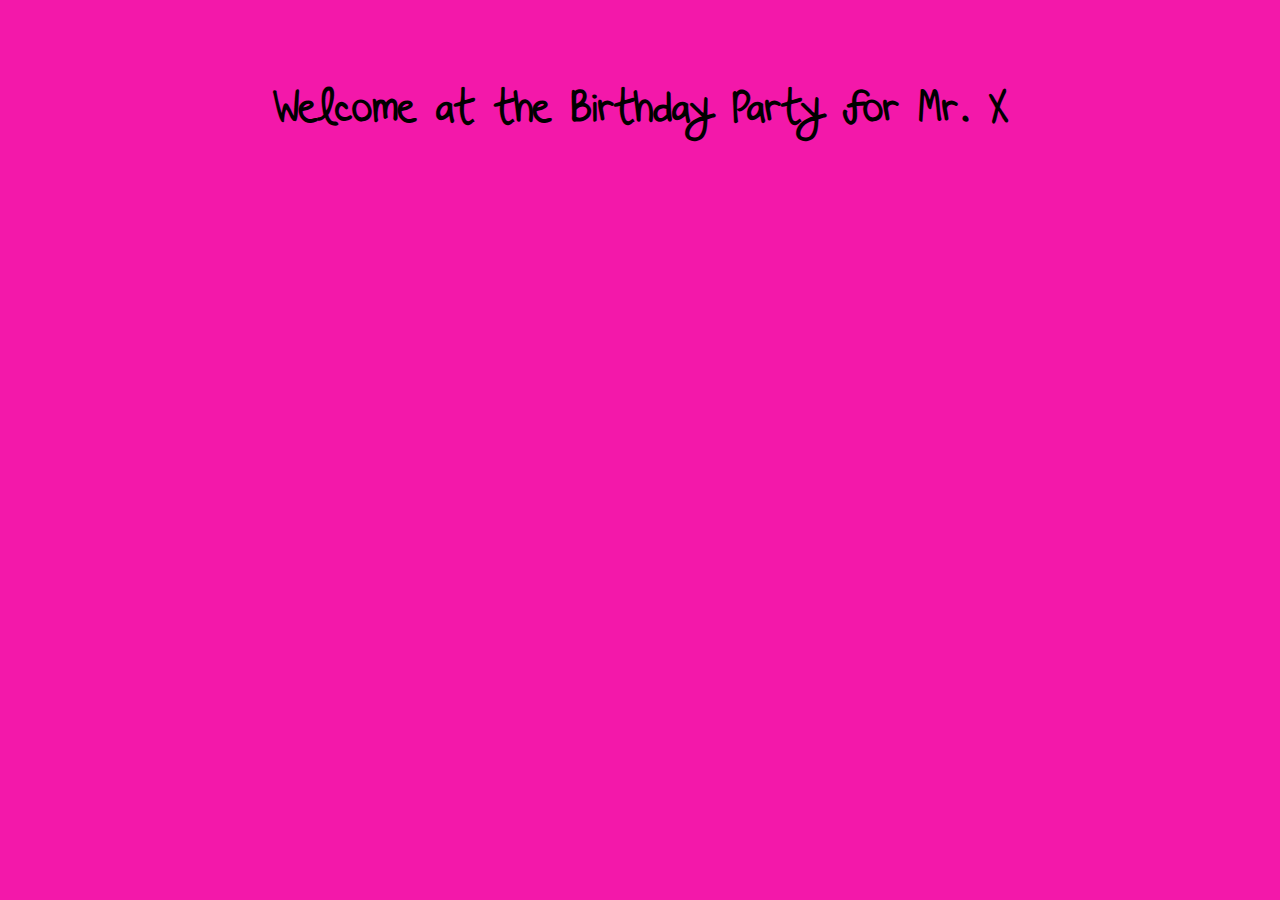
<file: index.html>
<!DOCTYPE html>
<html lang="en">

<head>
    <meta charset="UTF-8">
    <meta name="viewport" content="width=device-width, initial-scale=1.0">
    <title>index</title>

    <link rel="stylesheet" type="text/css" href="/assets/style.css">
    <script defer src="/assets/js/main.js"></script>
</head>

<body>

    <main>

        <h1>Welcome at the Birthday Party for Mr. X</h1>

        <button id="next" class="hidden">
            <audio class="hidden" id="next-sound" src="/assets/Mouseclick2.wav"></audio>
            <p>Start</p>
        </button>

    </main>

</body>

</html>
</file>
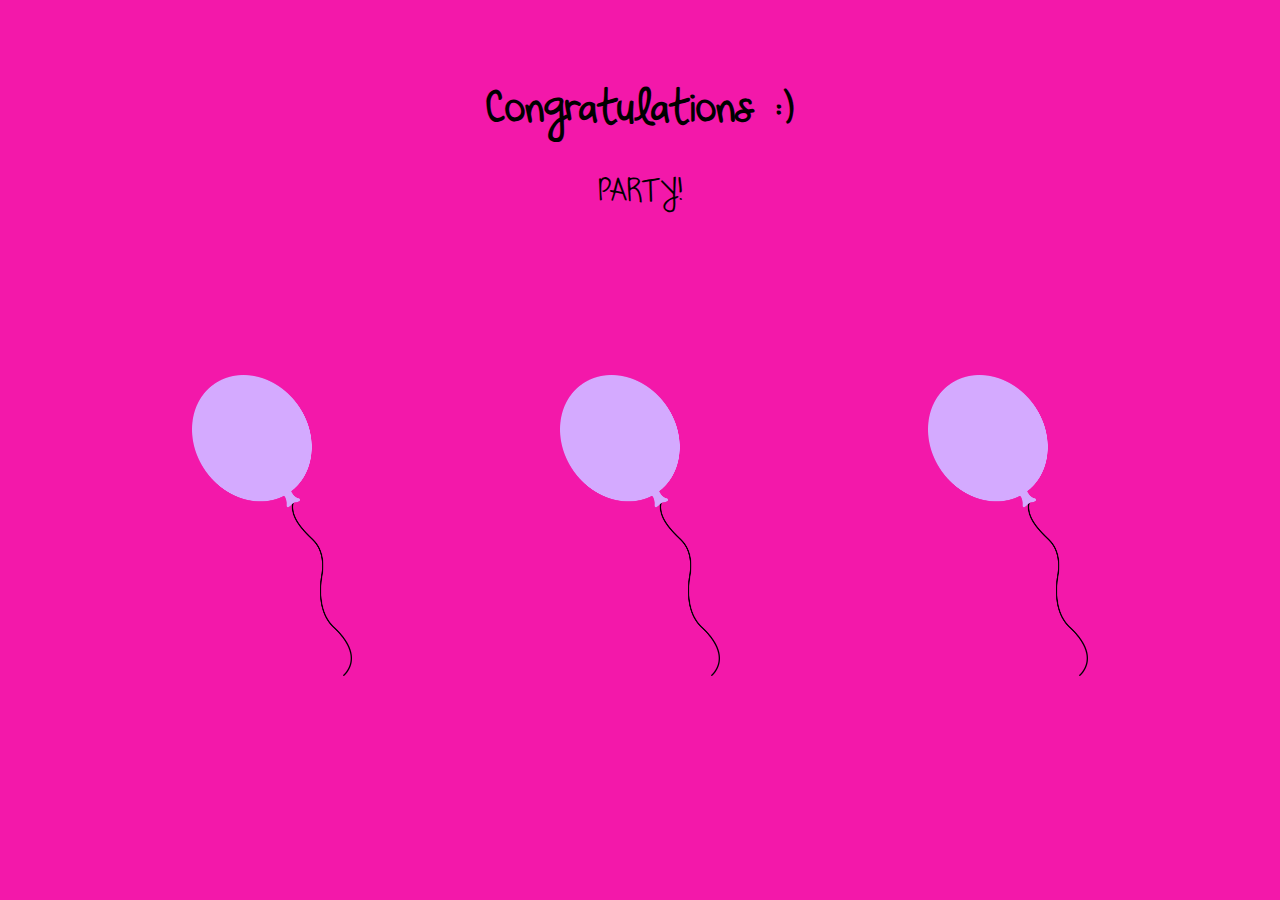
<file: congrats.html>
<!DOCTYPE html>
<html lang="en">

<head>
    <meta charset="UTF-8">
    <meta name="viewport" content="width=device-width, initial-scale=1.0">
    <title>Song</title>

    <link rel="stylesheet" type="text/css" href="/assets/style.css">
    <script defer src="/assets/js/main.js"></script>
</head>

<body>

    <main>
        <h1>Congratulations :)</h1>

        <p>PARTY!</p>

        <div class="balloons">
            <img id="balloon1" src="/assets/balloon-purple.png">
            <img id="balloon2" src="/assets/balloon-purple.png">
            <img id="balloon3" src="/assets/balloon-purple.png">
        </div>
    </main>

</body>

</html>
</file>
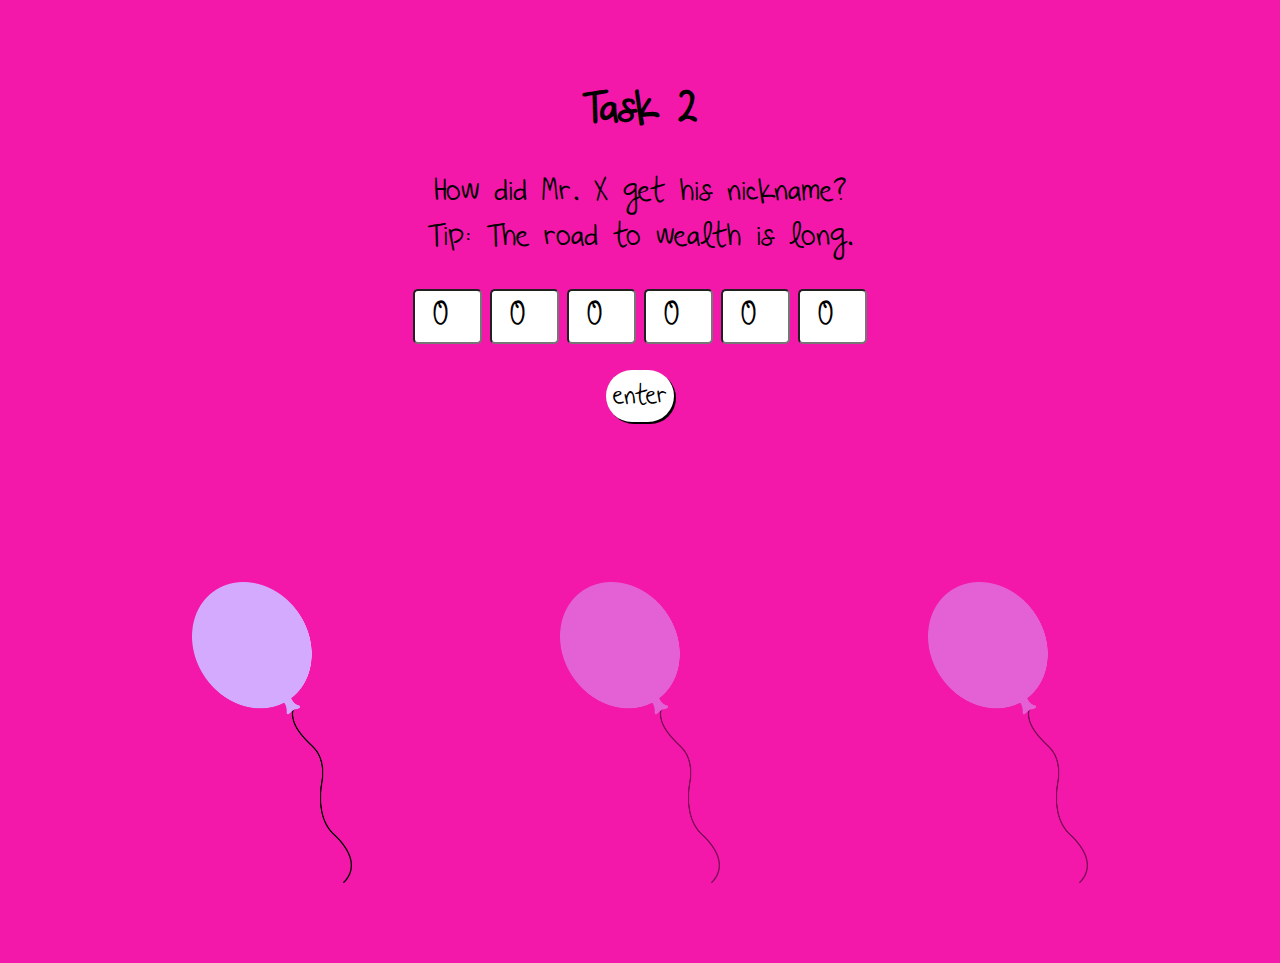
<file: sequencer.html>
<!DOCTYPE html>
<html lang="en">

<head>
    <meta charset="UTF-8">
    <meta name="viewport" content="width=device-width, initial-scale=1.0">
    <title>Sequencer</title>

    <link rel="stylesheet" type="text/css" href="/assets/style.css">
    <script defer src="/assets/js/main.js"></script>
    <script defer src="/assets/js/sequencer.js"></script>
</head>

<body>

    <main>

        <h1>Task 2</h1>

        <p>How did Mr. X get his nickname?
            <br>Tip: The road to wealth is long.
        </p>

        <div id="numbers">
            <input type="number" id="n0" class="number" min="0" max="9" value="0">
            <input type="number" id="n1" class="number" min="0" max="9" value="0">
            <input type="number" id="n2" class="number" min="0" max="9" value="0">
            <input type="number" id="n3" class="number" min="0" max="9" value="0">
            <input type="number" id="n4" class="number" min="0" max="9" value="0">
            <input type="number" id="n5" class="number" min="0" max="9" value="0">
        </div>
        <button id="enter">
            <audio class="hidden" id="right-sound" src="/assets/Mouseclick2.wav"></audio>
            <audio class="hidden" id="wrong-sound" src="/assets/Mouseclick3.wav"></audio>
            <p>enter</p>
        </button>

        <p id="correct" class="hidden">Correct!</p>

        <div class="balloons">
            <img id="balloon1" src="/assets/balloon-purple.png">
            <img id="balloon2" class="balloon-empty" src="/assets/balloon-purple.png">
            <img id="balloon3" class="balloon-empty" src="/assets/balloon-purple.png">
        </div>

    </main>

    <button id="next" class="hidden">
        <audio class="hidden" id="next-sound" src="/assets/Mouseclick2.wav"></audio>
        <p>Completed!</p>
    </button>

</body>

</html>
</file>
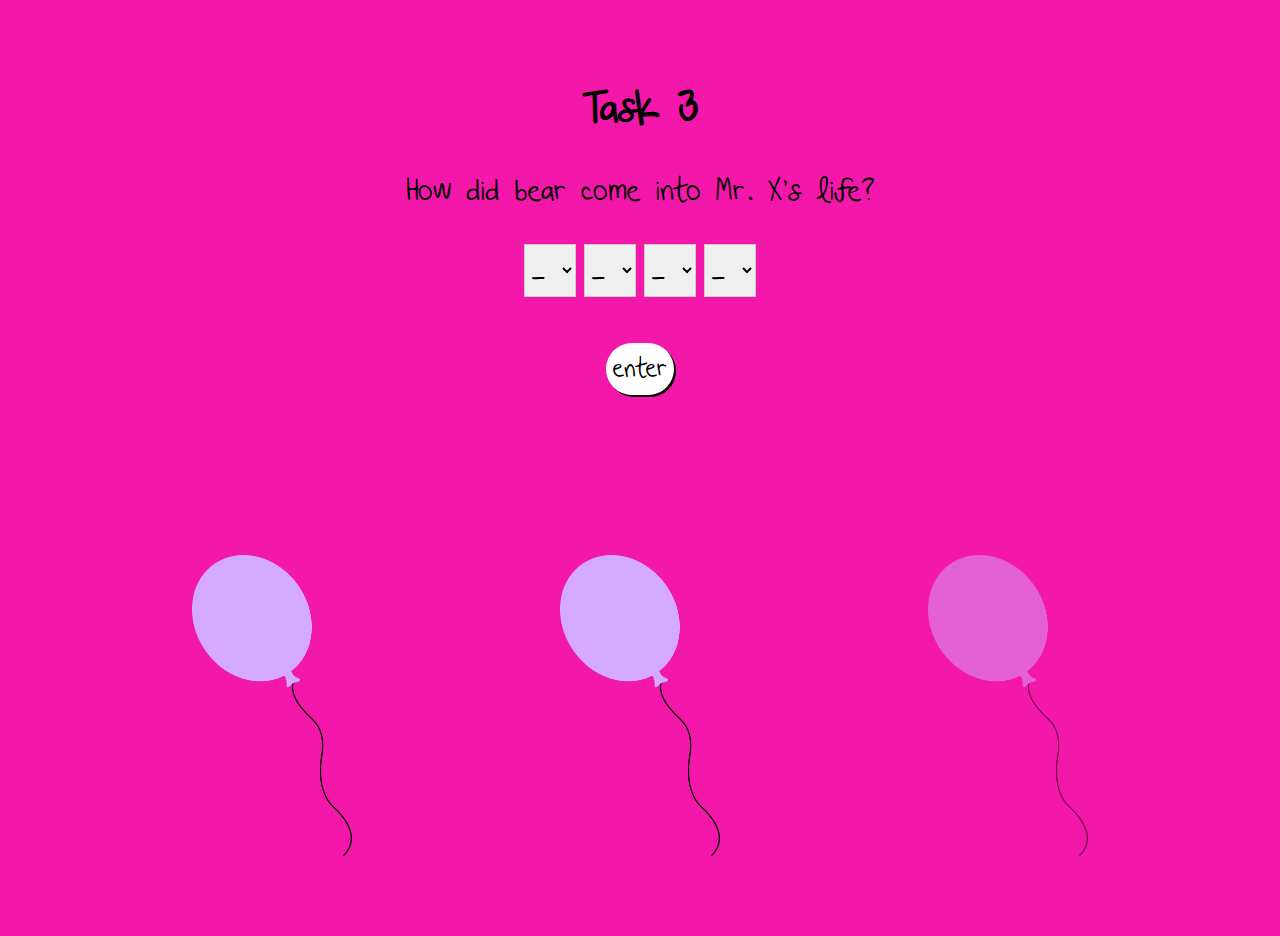
<file: song.html>
<!DOCTYPE html>
<html lang="en">

<head>
    <meta charset="UTF-8">
    <meta name="viewport" content="width=device-width, initial-scale=1.0">
    <title>Song</title>

    <link rel="stylesheet" type="text/css" href="/assets/style.css">
    <script defer src="/assets/js/main.js"></script>
    <script defer src="/assets/js/song.js"></script>
</head>

<body>

    <main>
        <h1>Task 3</h1>

        <p>How did bear come into Mr. X’s life?</p>

        <form action="#">
            <div>
                <select name="letters" id="letter1">
                    <option value="">_</option>
                    <option value="a">A</option>
                    <option value="b">B</option>
                    <option value="c">C</option>
                    <option value="d">D</option>
                    <option value="e">E</option>
                    <option value="f">F</option>
                    <option value="g">G</option>
                    <option value="h">H</option>
                    <option value="i">I</option>
                    <option value="j">J</option>
                    <option value="k">K</option>
                    <option value="l">L</option>
                    <option value="m">M</option>
                    <option value="n">N</option>
                    <option value="o">O</option>
                    <option value="p">P</option>
                    <option value="q">Q</option>
                    <option value="r">R</option>
                    <option value="s">S</option>
                    <option value="t">T</option>
                    <option value="u">U</option>
                    <option value="v">V</option>
                    <option value="w">W</option>
                    <option value="x">X</option>
                    <option value="y">Y</option>
                    <option value="z">Z</option>
                </select>
                <select name="letters" id="letter2">
                    <option value="">_</option>
                    <option value="a">A</option>
                    <option value="b">B</option>
                    <option value="c">C</option>
                    <option value="d">D</option>
                    <option value="e">E</option>
                    <option value="f">F</option>
                    <option value="g">G</option>
                    <option value="h">H</option>
                    <option value="i">I</option>
                    <option value="j">J</option>
                    <option value="k">K</option>
                    <option value="l">L</option>
                    <option value="m">M</option>
                    <option value="n">N</option>
                    <option value="o">O</option>
                    <option value="p">P</option>
                    <option value="q">Q</option>
                    <option value="r">R</option>
                    <option value="s">S</option>
                    <option value="t">T</option>
                    <option value="u">U</option>
                    <option value="v">V</option>
                    <option value="w">W</option>
                    <option value="x">X</option>
                    <option value="y">Y</option>
                    <option value="z">Z</option>
                </select>
                <select name="letters" id="letter3">
                    <option value="">_</option>
                    <option value="a">A</option>
                    <option value="b">B</option>
                    <option value="c">C</option>
                    <option value="d">D</option>
                    <option value="e">E</option>
                    <option value="f">F</option>
                    <option value="g">G</option>
                    <option value="h">H</option>
                    <option value="i">I</option>
                    <option value="j">J</option>
                    <option value="k">K</option>
                    <option value="l">L</option>
                    <option value="m">M</option>
                    <option value="n">N</option>
                    <option value="o">O</option>
                    <option value="p">P</option>
                    <option value="q">Q</option>
                    <option value="r">R</option>
                    <option value="s">S</option>
                    <option value="t">T</option>
                    <option value="u">U</option>
                    <option value="v">V</option>
                    <option value="w">W</option>
                    <option value="x">X</option>
                    <option value="y">Y</option>
                    <option value="z">Z</option>
                </select>
                <select name="letters" id="letter4">
                    <option value="">_</option>
                    <option value="a">A</option>
                    <option value="b">B</option>
                    <option value="c">C</option>
                    <option value="d">D</option>
                    <option value="e">E</option>
                    <option value="f">F</option>
                    <option value="g">G</option>
                    <option value="h">H</option>
                    <option value="i">I</option>
                    <option value="j">J</option>
                    <option value="k">K</option>
                    <option value="l">L</option>
                    <option value="m">M</option>
                    <option value="n">N</option>
                    <option value="o">O</option>
                    <option value="p">P</option>
                    <option value="q">Q</option>
                    <option value="r">R</option>
                    <option value="s">S</option>
                    <option value="t">T</option>
                    <option value="u">U</option>
                    <option value="v">V</option>
                    <option value="w">W</option>
                    <option value="x">X</option>
                    <option value="y">Y</option>
                    <option value="z">Z</option>
                </select>
                <!--input id="word" type="text" value="____" /-->
            </div>
        </form>
        <button id="enter">
            <audio class="hidden" id="right-sound" src="/assets/Mouseclick2.wav"></audio>
            <audio class="hidden" id="wrong-sound" src="/assets/Mouseclick3.wav"></audio>
            <p>enter</p>
        </button>

        <p id="correct" class="hidden">Correct!</p>

        <div class="balloons">
            <img id="balloon1" src="/assets/balloon-purple.png">
            <img id="balloon2" src="/assets/balloon-purple.png">
            <img id="balloon3" class="balloon-empty" src="/assets/balloon-purple.png">
        </div>
    </main>

    <button id="next" class="hidden">
        <audio class="hidden" id="next-sound" src="/assets/Mouseclick2.wav"></audio>
        <p>Completed!</p>
    </button>

</body>

</html>
</file>
<file: assets/style.css>
@font-face {
    font-family: 'Beautiful';
    src: url(/assets/BeautifulEveryTime.ttf);
}

@font-face {
    font-family: 'Fairy';
    src: url(/assets/Fairymuffinroundpop.ttf);
}

@font-face {
    font-family: 'Doodles';
    src: url(/assets/Doodlesoffun.ttf);
}

html {
    background-color: rgb(243, 24, 170);
    font-family: 'Beautiful';
}

main {
    margin: 5em;
    text-align: center;
}

h1 {
    font-size: 2.5em;
}

p {
    font-size: 1.8em;
}

button {
    padding: 0.2em;
    background-color: white;
    color: black;
    border: none;
    border-radius: 5em;
    box-shadow: 2px 2px black;
    z-index: 5;
}

button p {
    margin: 0.2em;
    font-family: 'Beautiful';
}

#next {
    position: absolute;
    left: 46vw;
    bottom: 15px;
}

#enter {
    margin-top: 2em;
}

button:hover {
    cursor: pointer;
    box-shadow: inset 2px 2px black;
}

.hidden {
    display: none;
}

.shown {
    visibility: visible;
}

.balloons {
    display: flex;
    flex-flow: row nowrap;
    justify-content: space-around;
    margin-top: 10em;
}

.balloons img {
    width: 10em;
}

.balloon-empty {
    opacity: 0.5;
}

input.number {
    font-family: 'Beautiful';
    font-size: 2em;
    text-align: center;
    border-radius: 5px;
}

form>div {
    margin: 0 0 20px 0;
}

select {
    border: 1px solid #ccc;
    font: 2em 'Beautiful';
    text-indent: 2px;
    letter-spacing: 9px;
    text-transform: uppercase;
}
input[type=text] {
    border: 1px solid #ccc;
    background: linear-gradient(to left, #ccc 1px, white 0);
    background-size: 0.85em;
    width: 104px;
    font: 2em 'Beautiful';
    letter-spacing: 13px;
    text-indent: 2px;
    text-transform: uppercase;
}

video::-webkit-media-controls {
    display: none !important;
}

#bearfriends {
    position: relative;
    top: -1em;
    left: -1em;
    width: 100vw;
    margin: none !important;
}
</file>
